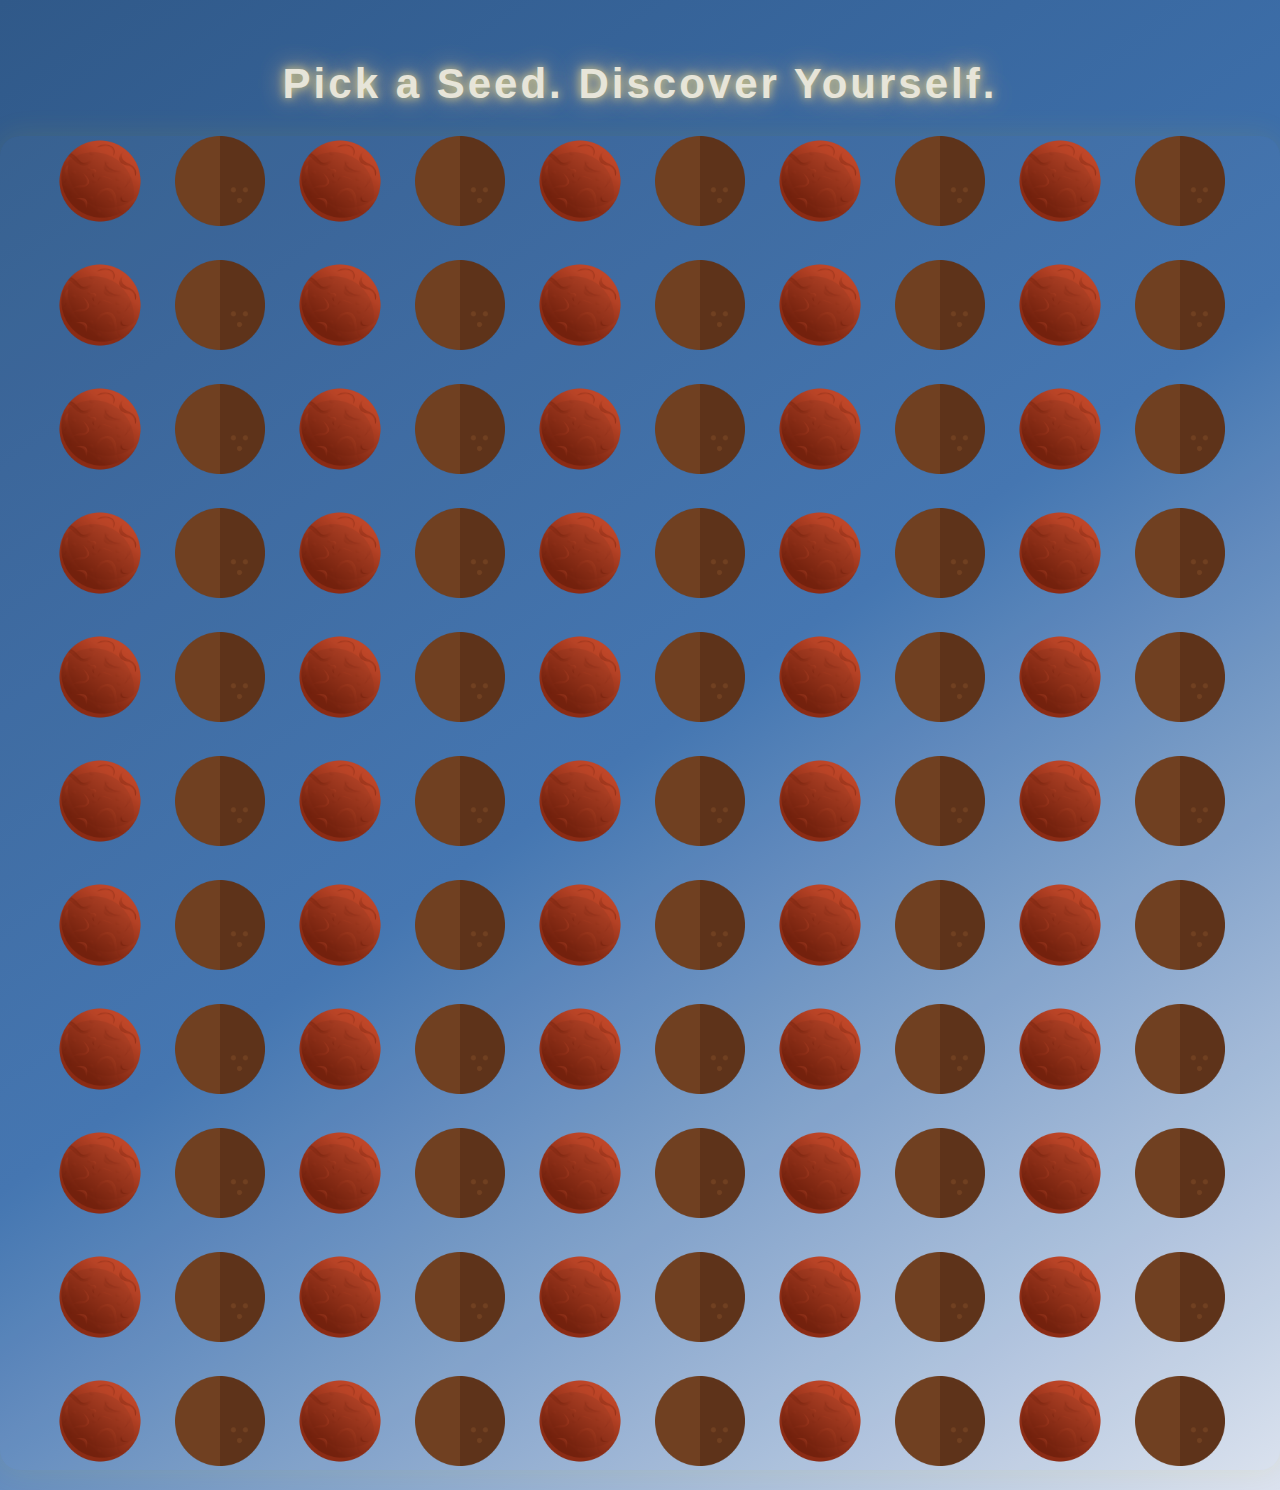
<file: index.html>
<!DOCTYPE html>
<html lang="en">

<head>
    <meta charset="UTF-8">
    <meta name="viewport" content="width=device-width, initial-scale=1.0">
    <title>TeaTales</title>


    <link rel="stylesheet" href="style.css">

</head>

<body>
    <header>
        <h1>Pick a Seed. Discover Yourself.</h1>
    </header>



    <div class="seeds_part">

        <label class="seed2">
            <input type="checkbox" hidden>
            <img src="assets/seed.png" alt="seed pic" class="seed">
            <span class="mystery">“The strongest among you is the one who controls his anger.” — Prophet Muhammad
                ﷺ</span>
        </label>

        <label class="seed2">
            <input type="checkbox" hidden>
            <img src="assets/dark_seed.png" alt="dark color seed" class="dark_seed">
            <span class="mystery">"Your parents also have the right to make mistakes, so don’t blame them when they do.
                It’s their first time being parents, so why do you always expect them to be perfect? They’re human
                too."</span>
        </label>

        <label class="seed2">
            <input type="checkbox" hidden>
            <img src="assets/seed.png" alt="seed pic" class="seed">
            <span class="mystery">“Allah is nearer to you than your jugular vein.” — Qur’an 50:16</span>
        </label>

        <label class="seed2">
            <input type="checkbox" hidden>
            <img src="assets/dark_seed.png" alt="dark color seed" class="dark_seed">
            <span class="mystery">"You just need a hug."</span>
        </label>

        <label class="seed2">
            <input type="checkbox" hidden>
            <img src="assets/seed.png" alt="seed pic" class="seed">
            <span class="mystery">"You just need to talk to someone. If you have someone, go and talk with them; if not,
                just email here."</span>
        </label>



        <label class="seed2">
            <input type="checkbox" hidden>
            <img src="assets/dark_seed.png" alt="seed pic" class="seed">
            <span class="mystery"> 404 NOT FOUND</span>
        </label>

        <label class="seed2">
            <input type="checkbox" hidden>
            <img src="assets/seed.png" alt="dark color seed" class="dark_seed">
            <span class="mystery">"Even stars can’t shine without darkness."</span>
        </label>

        <label class="seed2">
            <input type="checkbox" hidden>
            <img src="assets/dark_seed.png" alt="seed pic" class="seed">
            <span class="mystery">"You clicked the seed of disappointment. Congrats."</span>
        </label>

        <label class="seed2">
            <input type="checkbox" hidden>
            <img src="assets/seed.png" alt="dark color seed" class="dark_seed">
            <span class="mystery">"There’s no message because you have to figure this out on your own."</span>
        </label>

        <label class="seed2">
            <input type="checkbox" hidden>
            <img src="assets/dark_seed.png" alt="seed pic" class="seed">
            <span class="mystery">"If you have 'why', then you can do anything."</span>
        </label>

        <label class="seed2">
            <input type="checkbox" hidden>
            <img src="assets/seed.png" alt="dark color seed" class="dark_seed">
            <span class="mystery">“Some souls are born tired but still choose kindness.”</span>
        </label>

        <label class="seed2">
            <input type="checkbox" hidden>
            <img src="assets/dark_seed.png" alt="seed pic" class="seed">
            <span class="mystery">“Forgive. Allah loves those who forgive.” — Qur’an 3:134</span>
        </label>


        <label class="seed2">
            <input type="checkbox" hidden>
            <img src="assets/seed.png" alt="seed pic" class="seed">
            <span class="mystery"><b>404 NOT FOUND</b></span>
        </label>



        <label class="seed2">
            <input type="checkbox" hidden>
            <img src="assets/dark_seed.png" alt="dark color seed" class="dark_seed">
            <span class="mystery">"Never show hatred."</span>
        </label>

        <label class="seed2">
            <input type="checkbox" hidden>
            <img src="assets/seed.png" alt="seed pic" class="seed">
            <span class="mystery">"If you don’t believe an elephant can fly, how can you believe in love?"</span>
        </label>

        <label class="seed2">
            <input type="checkbox" hidden>
            <img src="assets/dark_seed.png" alt="dark color seed" class="dark_seed">
            <span class="mystery">“So which of the favors of your Lord will you deny?” — Surah Ar-Rahman</span>
        </label>

        <label class="seed2">
            <input type="checkbox" hidden>
            <img src="assets/seed.png" alt="seed pic" class="seed">
            <span class="mystery">“Even dust has a purpose — it dances in the light.”</span>
        </label>

        <label class="seed2">
            <input type="checkbox" hidden>
            <img src="assets/dark_seed.png" alt="dark color seed" class="dark_seed">
            <span class="mystery">"The worst thing about life is that it’s always in survival mode."</span>
        </label>
        <label class="seed2">
            <input type="checkbox" hidden>
            <img src="assets/seed.png" alt="dark color seed" class="dark_seed">
            <span class="mystery">404 NOT FOUND</span>
        </label>




        <label class="seed2">
            <input type="checkbox" hidden>
            <img src="assets/dark_seed.png" alt="seed pic" class="seed">
            <span class="mystery">"You’ve wasted too much time. Now it’s time to work hard."</span>
        </label>

        <label class="seed2">
            <input type="checkbox" hidden>
            <img src="assets/seed.png" alt="dark color seed" class="dark_seed">
            <span class="mystery">"Just dw (don’t worry). Everything will be fine."</span>
        </label>

        <label class="seed2">
            <input type="checkbox" hidden>
            <img src="assets/dark_seed.png" alt="seed pic" class="seed">
            <span class="mystery">“The moon doesn’t rush to be full.”</span>
        </label>

        <label class="seed2">
            <input type="checkbox" hidden>
            <img src="assets/seed.png" alt="dark color seed" class="dark_seed">
            <span class="mystery">404 NOT FOUND</span>
        </label>

        <label class="seed2">
            <input type="checkbox" hidden>
            <img src="assets/dark_seed.png" alt="seed pic" class="seed">
            <span class="mystery">"Memes."</span>
        </label>

        <label class="seed2">
            <input type="checkbox" hidden>
            <img src="assets/seed.png" alt="dark color seed" class="dark_seed">
            <span class="mystery">“And He found you lost, and guided you.” — Qur’an 93:7</span>
        </label>

        <label class="seed2">
            <input type="checkbox" hidden>
            <img src="assets/dark_seed.png" alt="seed pic" class="seed">
            <span class="mystery">“What’s meant for you will never miss you.” — Hadith-inspired saying</span>
        </label>


        <label class="seed2">
            <input type="checkbox" hidden>
            <img src="assets/seed.png" alt="seed pic" class="seed">
            <span class="mystery">404 NOT FOUND</span>
        </label>



        <label class="seed2">
            <input type="checkbox" hidden>
            <img src="assets/dark_seed.png" alt="dark color seed" class="dark_seed">
            <span class="mystery">"Someone needs you. Just think about them."</span>
        </label>

        <label class="seed2">
            <input type="checkbox" hidden>
            <img src="assets/seed.png" alt="seed pic" class="seed">
            <span class="mystery">"You just need to ship me a chocolate and everything will be fine (jk)."</span>
        </label>

        <label class="seed2">
            <input type="checkbox" hidden>
            <img src="assets/dark_seed.png" alt="dark color seed" class="dark_seed">
            <span class="mystery">"You just need to be funny; don’t try to be too serious."</span>
        </label>


        <label class="seed2">
            <input type="checkbox" hidden>
            <img src="assets/seed.png" alt="dark color seed" class="dark_seed">
            <span class="mystery">404 NOT FOUND</span>
        </label>



        <label class="seed2">
            <input type="checkbox" hidden>
            <img src="assets/dark_seed.png" alt="seed pic" class="seed">
            <span class="mystery">“Indeed, with hardship comes ease.” — Surah Ash-Sharh</span>
        </label>

        <label class="seed2">
            <input type="checkbox" hidden>
            <img src="assets/seed.png" alt="dark color seed" class="dark_seed">
            <span class="mystery">404 NOT FOUND</span>
        </label>

        <label class="seed2">
            <input type="checkbox" hidden>
            <img src="assets/dark_seed.png" alt="seed pic" class="seed">
            <span class="mystery">"It’s not a big deal; everyone has traumas."</span>
        </label>

        <label class="seed2">
            <input type="checkbox" hidden>
            <img src="assets/seed.png" alt="dark color seed" class="dark_seed">
            <span class="mystery">404 NOT FOUND</span>
        </label>

        <label class="seed2">
            <input type="checkbox" hidden>
            <img src="assets/dark_seed.png" alt="seed pic" class="seed">
            <span class="mystery">“He who has a why can bear almost any how.” — Nietzsche</span>
        </label>

        <label class="seed2">
            <input type="checkbox" hidden>
            <img src="assets/seed.png" alt="dark color seed" class="dark_seed">
            <span class="mystery">"It’s always better to rely on the Creator rather than His creations."</span>
        </label>

        <label class="seed2">
            <input type="checkbox" hidden>
            <img src="assets/dark_seed.png" alt="seed pic" class="seed">
            <span class="mystery">"Not every girl/boy is meant to be your gf/bf. Friendship exists, bro."</span>
        </label>


        <label class="seed2">
            <input type="checkbox" hidden>
            <img src="assets/seed.png" alt="seed pic" class="seed">
            <span class="mystery">404 NOT FOUND</span>
        </label>



        <label class="seed2">
            <input type="checkbox" hidden>
            <img src="assets/dark_seed.png" alt="dark color seed" class="dark_seed">
            <span class="mystery">"Just go and pray."</span>
        </label>

        <label class="seed2">
            <input type="checkbox" hidden>
            <img src="assets/seed.png" alt="seed pic" class="seed">
            <span class="mystery">"Just say whatever and move on."</span>
        </label>

        <label class="seed2">
            <input type="checkbox" hidden>
            <img src="assets/dark_seed.png" alt="dark color seed" class="dark_seed">
            <span class="mystery">"Smile."</span>
        </label>

        <label class="seed2">
            <input type="checkbox" hidden>
            <img src="assets/seed.png" alt="seed pic" class="seed">
            <span class="mystery">"Every person has good and bad in them."</span>
        </label>

        <label class="seed2">
            <input type="checkbox" hidden>
            <img src="assets/dark_seed.png" alt="dark color seed" class="dark_seed">
            <span class="mystery">404 NOT FOUND</span>
        </label>

        <label class="seed2">
            <input type="checkbox" hidden>
            <img src="assets/seed.png" alt="seed pic" class="seed">
            <span class="mystery">"If he is a man, it doesn’t mean he doesn’t have emotions. He also needs someone to
                listen to him. So if you know a single man (a father, brother, or friend), just ask him about his
                worries."</span>
        </label>

        <label class="seed2">
            <input type="checkbox" hidden>
            <img src="assets/dark_seed.png" alt="dark color seed" class="dark_seed">
            <span class="mystery">"We just see others’ sins and forget our own."</span>
        </label>

        <label class="seed2">
            <input type="checkbox" hidden>
            <img src="assets/seed.png" alt="seed pic" class="seed">
            <span class="mystery"><b>RELAX</b> — what’s meant to be yours is already yours.</span>
        </label>

        <label class="seed2">
            <input type="checkbox" hidden>
            <img src="assets/dark_seed.png" alt="dark color seed" class="dark_seed">
            <span class="mystery">404 NOT FOUND</span>
        </label>
        <label class="seed2">
            <input type="checkbox" hidden>
            <img src="assets/seed.png" alt="dark color seed" class="dark_seed">
            <span class="mystery">404 NOT FOUND</span>
        </label>

        <label class="seed2">
            <input type="checkbox" hidden>
            <img src="assets/dark_seed.png" alt="seed pic" class="seed">
            <span class="mystery">"Just a little more sabr (patience) for a little more happiness."</span>
        </label>

        <label class="seed2">
            <input type="checkbox" hidden>
            <img src="assets/seed.png" alt="dark color seed" class="dark_seed">
            <span class="mystery">"When two friends meet, they change the world. Go and hug your friend no matter
                what."</span>
        </label>

        <label class="seed2">
            <input type="checkbox" hidden>
            <img src="assets/dark_seed.png" alt="seed pic" class="seed">
            <span class="mystery">“Allah closed a door so you’d stop knocking on pain.”</span>
        </label>

        <label class="seed2">
            <input type="checkbox" hidden>
            <img src="assets/seed.png" alt="dark color seed" class="dark_seed">
            <span class="mystery">404 NOT FOUND</span>
        </label>

        <label class="seed2">
            <input type="checkbox" hidden>
            <img src="assets/dark_seed.png" alt="seed pic" class="seed">
            <span class="mystery">"Take a deep breath."</span>
        </label>

        <label class="seed2">
            <input type="checkbox" hidden>
            <img src="assets/seed.png" alt="dark color seed" class="dark_seed">
            <span class="mystery">"Just be thankful for what He gave you."</span>
        </label>

        <label class="seed2">
            <input type="checkbox" hidden>
            <img src="assets/dark_seed.png" alt="seed pic" class="seed">
            <span class="mystery">"Ending life is not the solution. Just go and try to talk to someone. If there’s no
                one, talk to yourself. If you can’t listen to yourself, just email here:"</span>
        </label>

        <label class="seed2">
            <input type="checkbox" hidden>
            <img src="assets/seed.png" alt="dark color seed" class="dark_seed">
            <span class="mystery">"Love your parents no matter how cruel they are."</span>
        </label>
        <label class="seed2">
            <input type="checkbox" hidden>
            <img src="assets/dark_seed.png" alt="dark color seed" class="dark_seed">
            <span class="mystery">404 NOT FOUND</span>
        </label>

        <label class="seed2">
            <input type="checkbox" hidden>
            <img src="assets/seed.png" alt="seed pic" class="seed">
            <span class="mystery">"Be happy."</span>
        </label>

        <label class="seed2">
            <input type="checkbox" hidden>
            <img src="assets/dark_seed.png" alt="dark color seed" class="dark_seed">
            <span class="mystery">"Be like a flower that gives its fragrance even to the hand that crushed it."</span>
        </label>

        <label class="seed2">
            <input type="checkbox" hidden>
            <img src="assets/seed.png" alt="seed pic" class="seed">
            <span class="mystery">“Some storms come to clear your path.”</span>
        </label>

        <label class="seed2">
            <input type="checkbox" hidden>
            <img src="assets/dark_seed.png" alt="dark color seed" class="dark_seed">
            <span class="mystery">"The mercy of Allah is near the doors of good."</span>
        </label>

        <label class="seed2">
            <input type="checkbox" hidden>
            <img src="assets/seed.png" alt="seed pic" class="seed">
            <span class="mystery">"Everyone comes and goes."</span>
        </label>
        <label class="seed2">
            <input type="checkbox" hidden>
            <img src="assets/dark_seed.png" alt="dark color seed" class="dark_seed">
            <span class="mystery">“You say you’ve changed, but your habits haven’t.”</span>
        </label>

        <label class="seed2">
            <input type="checkbox" hidden>
            <img src="assets/seed.png" alt="seed pic" class="seed">
            <span class="mystery">404 NOT FOUND</span>
        </label>
        <label class="seed2">
            <input type="checkbox" hidden>
            <img src="assets/dark_seed.png" alt="dark color seed" class="dark_seed">
            <span class="mystery">“You call it fate, but it was your choice.”</span>
        </label>

        <label class="seed2">
            <input type="checkbox" hidden>
            <img src="assets/seed.png" alt="seed pic" class="seed">
            <span class="mystery">“Some endings are really just quiet beginnings.”</span>
        </label>
        <label class="seed2">
            <input type="checkbox" hidden>
            <img src="assets/dark_seed.png" alt="dark color seed" class="dark_seed">
            <span class="mystery">“You’ve survived everything you thought you couldn’t.”</span>
        </label>

        <label class="seed2">
            <input type="checkbox" hidden>
            <img src="assets/seed.png" alt="seed pic" class="seed">
            <span class="mystery">“You miss people who never checked on you.”</span>
        </label>
        <label class="seed2">
            <input type="checkbox" hidden>
            <img src="assets/dark_seed.png" alt="dark color seed" class="dark_seed">
            <span class="mystery">“You wanted attention, not love—be honest.”</span>
        </label>

        <label class="seed2">
            <input type="checkbox" hidden>
            <img src="assets/seed.png" alt="seed pic" class="seed">
            <span class="mystery blank">404 NOT FOUND</span>
        </label>
        <label class="seed2">
            <input type="checkbox" hidden>
            <img src="assets/dark_seed.png" alt="dark color seed" class="dark_seed">
            <span class="mystery  blank">404 NOT FOUND</span>
        </label>


        <label class="seed2">
            <input type="checkbox" hidden>
            <img src="assets/seed.png" alt="seed pic" class="seed">
            <span class="mystery">“You hate being ignored, but you ignore yourself daily.”</span>
        </label>
        <label class="seed2">
            <input type="checkbox" hidden>
            <img src="assets/dark_seed.png" alt="dark color seed" class="dark_seed">
            <span class="mystery">“You keep replaying a chapter that’s already over.”</span>
        </label>

        <label class="seed2">
            <input type="checkbox" hidden>
            <img src="assets/seed.png" alt="seed pic" class="seed">
            <span class="mystery">“You don’t hate yourself, you hate your habits.”</span>
        </label>
        <label class="seed2">
            <input type="checkbox" hidden>
            <img src="assets/dark_seed.png" alt="dark color seed" class="dark_seed">
            <span class="mystery">“First, you need to understand yourself before trying to explain it to others. So why
                complain that people don’t understand you? Have you understood yourself?”</span>
        </label>

        <label class="seed2">
            <input type="checkbox" hidden>
            <img src="assets/seed.png" alt="seed pic" class="seed">
            <span class="mystery">“You fear judgment, but you judge yourself harder.”</span>
        </label>
        <label class="seed2">
            <input type="checkbox" hidden>
            <img src="assets/dark_seed.png" alt="dark color seed" class="dark_seed">
            <span class="mystery">“You say you’re busy, but you just scrolled for 3 hours.”</span>
        </label>

        <label class="seed2">
            <input type="checkbox" hidden>
            <img src="assets/seed.png" alt="seed pic" class="seed">
            <span class="mystery">“You say you’re productive, but the cat got all your focus.”</span>
        </label>
        <label class="seed2">
            <input type="checkbox" hidden>
            <img src="assets/dark_seed.png" alt="dark color seed" class="dark_seed">
            <span class="mystery">“You want comfort, but you refuse to leave your comfort zone.”</span>
        </label>

        <label class="seed2">
            <input type="checkbox" hidden>
            <img src="assets/seed.png" alt="seed pic" class="seed">
            <span class="mystery">“It’s okay to say no—even to yourself sometimes.”</span>
        </label>
        <label class="seed2">
            <input type="checkbox" hidden>
            <img src="assets/dark_seed.png" alt="dark color seed" class="dark_seed">
            <span class="mystery">“You hold grudges, but forget your own mistakes.”</span>
        </label>

        <label class="seed2">
            <input type="checkbox" hidden>
            <img src="assets/seed.png" alt="seed pic" class="seed">
            <span class="mystery">“You check up on others but avoid checking in with you.”</span>
        </label>
        <label class="seed2">
            <input type="checkbox" hidden>
            <img src="assets/dark_seed.png" alt="dark color seed" class="dark_seed">
            <span class="mystery">“You worry about the future, but forget you’re late for today.”</span>
        </label>

        <label class="seed2">
            <input type="checkbox" hidden>
            <img src="assets/seed.png" alt="seed pic" class="seed">
            <span class="mystery">“You want adventure, but can’t leave your room.”</span>
        </label>
        <label class="seed2">
            <input type="checkbox" hidden>
            <img src="assets/dark_seed.png" alt="dark color seed" class="dark_seed">
            <span class="mystery">“You make a plan, but your laziness makes a better one.”</span>
        </label>

        <label class="seed2">
            <input type="checkbox" hidden>
            <img src="assets/seed.png" alt="seed pic" class="seed">
            <span class="mystery">“You blame circumstances, but created them.”</span>
        </label>
        <label class="seed2">
            <input type="checkbox" hidden>
            <img src="assets/dark_seed.png" alt="dark color seed" class="dark_seed">
            <span class="mystery  blank">404 NOT FOUND</span>
        </label>

        <label class="seed2">
            <input type="checkbox" hidden>
            <img src="assets/seed.png" alt="seed pic" class="seed">
            <span class="mystery  blank">404 NOT FOUND</span>
        </label>
        <label class="seed2">
            <input type="checkbox" hidden>
            <img src="assets/dark_seed.png" alt="dark color seed" class="dark_seed">
            <span class="mystery  blank">404 NOT FOUND</span>
        </label>




        <label class="seed2">
            <input type="checkbox" hidden>
            <img src="assets/seed.png" alt="seed pic" class="seed">
            <span class="mystery">“You avoid hard work, then call life unfair.”</span>
        </label>
        <label class="seed2">
            <input type="checkbox" hidden>
            <img src="assets/dark_seed.png" alt="dark color seed" class="dark_seed">
            <span class="mystery">“You hate being judged, but judge yourself constantly.”</span>
        </label>

        <label class="seed2">
            <input type="checkbox" hidden>
            <img src="assets/seed.png" alt="seed pic" class="seed">
            <span class="mystery">“You overthink others, but ignore yourself.”</span>
        </label>
        <label class="seed2">
            <input type="checkbox" hidden>
            <img src="assets/dark_seed.png" alt="dark color seed" class="dark_seed">
            <span class="mystery">“You want to be understood, but never explain.”</span>
        </label>

        <label class="seed2">
            <input type="checkbox" hidden>
            <img src="assets/seed.png" alt="seed pic" class="seed">
            <span class="mystery">“You can’t pour from an empty cup.”</span>
        </label>
        <label class="seed2">
            <input type="checkbox" hidden>
            <img src="assets/dark_seed.png" alt="dark color seed" class="dark_seed">
            <span class="mystery">“Sometimes stepping back is the biggest step forward.”</span>
        </label>

        <label class="seed2">
            <input type="checkbox" hidden>
            <img src="assets/seed.png" alt="seed pic" class="seed">
            <span class="mystery">“You want validation, but forget your own worth.”</span>
        </label>
        <label class="seed2">
            <input type="checkbox" hidden>
            <img src="assets/dark_seed.png" alt="dark color seed" class="dark_seed">
            <span class="mystery">“You procrastinate, then panic, then procrastinate again.”</span>
        </label>

        <label class="seed2">
            <input type="checkbox" hidden>
            <img src="assets/seed.png" alt="seed pic" class="seed">
            <span class="mystery">“You fear failure, but staying still is failing too.”</span>
        </label>
        <label class="seed2">
            <input type="checkbox" hidden>
            <img src="assets/dark_seed.png" alt="dark color seed" class="dark_seed">
            <span class="mystery">“You blame others, but the mistake was yours too.”</span>
        </label>

        <label class="seed2">
            <input type="checkbox" hidden>
            <img src="assets/seed.png" alt="seed pic" class="seed">
            <span class="mystery">“You complain about people, but you are the same.”</span>
        </label>
        <label class="seed2">
            <input type="checkbox" hidden>
            <img src="assets/dark_seed.png" alt="dark color seed" class="dark_seed">
            <span class="mystery">“Brain invented a scenario where everyone hates me… again.”</span>
        </label>

        <label class="seed2">
            <input type="checkbox" hidden>
            <img src="assets/seed.png" alt="seed pic" class="seed">
            <span class="mystery">“Overanalyzing a ‘k’ text like it’s a legal document.”</span>
        </label>
        <label class="seed2">
            <input type="checkbox" hidden>
            <img src="assets/dark_seed.png" alt="dark color seed" class="dark_seed">
            <span class="mystery">“You ghost people, then complain about loneliness.”</span>
        </label>

        <label class="seed2">
            <input type="checkbox" hidden>
            <img src="assets/seed.png" alt="seed pic" class="seed">
            <span class="mystery">“You overthink what never mattered in the first place.”</span>
        </label>
        <label class="seed2">
            <input type="checkbox" hidden>
            <img src="assets/dark_seed.png" alt="dark color seed" class="dark_seed">
            <span class="mystery">“You say you’re depressed, but maybe you’re just disconnected.”</span>
        </label>

        <label class="seed2">
            <input type="checkbox" hidden>
            <img src="assets/seed.png" alt="seed pic" class="seed">
            <span class="mystery">“You replay arguments you never actually had.”</span>
        </label>
        <label class="seed2">
            <input type="checkbox" hidden>
            <img src="assets/dark_seed.png" alt="dark color seed" class="dark_seed">
            <span class="mystery">“You chase the same act and expect a new ending.”</span>
        </label>

        <label class="seed2">
            <input type="checkbox" hidden>
            <img src="assets/seed.png" alt="seed pic" class="seed">
            <span class="mystery">“You act bothered, but you’re not.”</span>
        </label>
        <label class="seed2">
            <input type="checkbox" hidden>
            <img src="assets/dark_seed.png" alt="dark color seed" class="dark_seed">
            <span class="mystery">“You worry about being judged, but judge everyone else.”</span>
        </label>

      
    </div>


</body>

</html>

<!-- Designed by Farhan Ahmed, do not copy -->
</file>
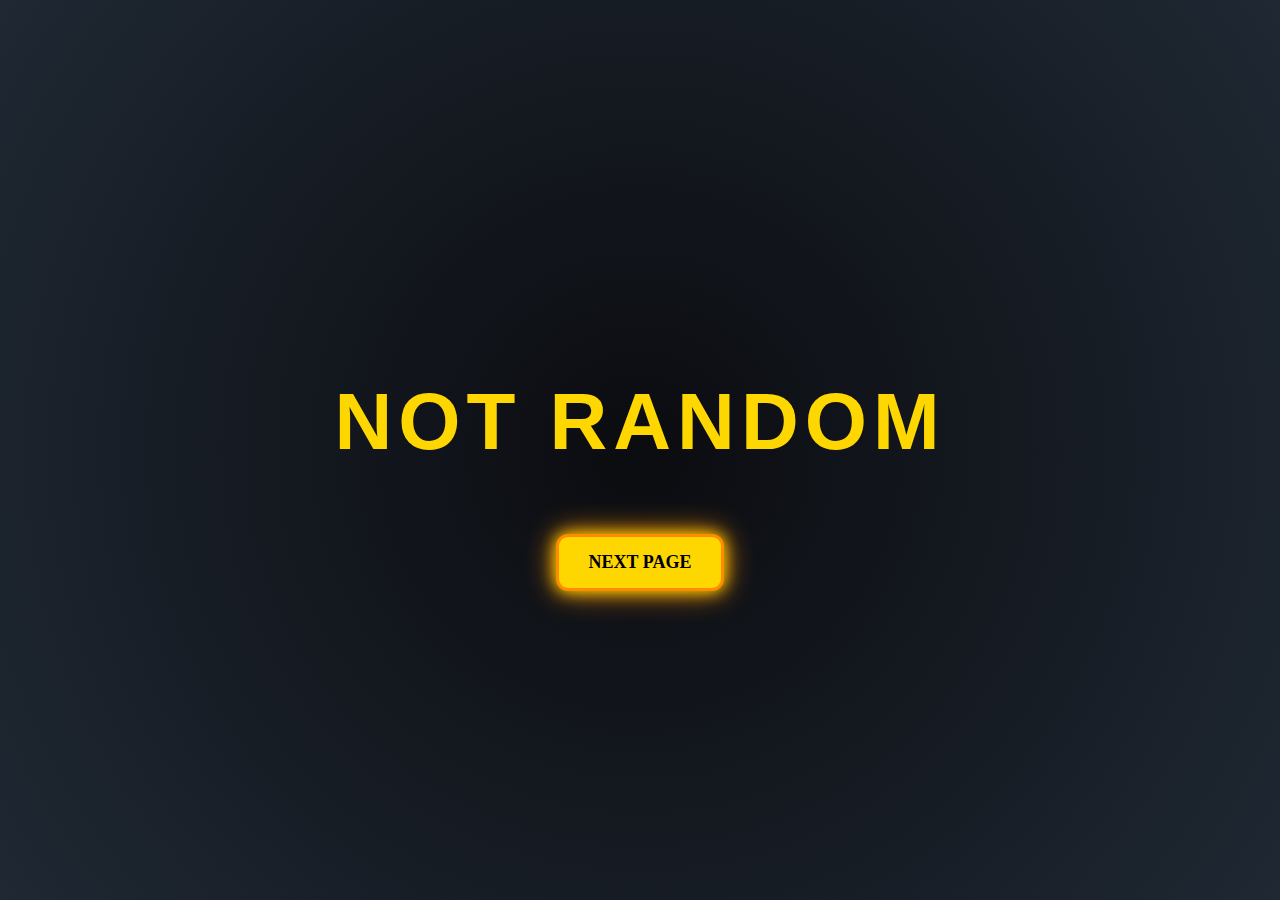
<file: coverpage.html>
<!DOCTYPE html>
<html lang="en">
<head>
  <meta charset="UTF-8">
  <meta name="viewport" content="width=device-width, initial-scale=1.0">
  <title>RANDOM</title>

  <link href="https://fonts.googleapis.com/css2?family=Orbitron:wght@700&display=swap" rel="stylesheet">


  <style>

body {
    margin: 0;
    padding: 0;
    height: 100vh;
    background: radial-gradient(circle at center, #0b0c10, #1f2833); 
    display: flex;
    justify-content: center;
    align-items: center;
    overflow: hidden;
}


.parent {
    display: flex;
    flex-direction: column;
    justify-content: center;
    align-items: center;
    text-align: center;
}


    
    .guide {
     
       padding: 15px 30px;
    color: #000;
    background: #FFD700;
    border: 3px solid #ff8c00;
    border-radius: 12px;
    font-weight: bold;
    text-decoration: none;
    text-transform: uppercase;
    font-size: 18px;
    box-shadow: 0 0 15px #FFD700, 0 0 30px #ff8c00;
    }


.name {
    font-family: 'Orbitron', sans-serif;
        font-family: 'Poppins', Arial, sans-serif;

    font-size: 80px;
    color: #FFD700;
    letter-spacing: 6px;
    text-transform: uppercase;
    animation: flicker 2s infinite;
}


@keyframes flicker {
    0%, 19%, 21%, 23%, 25%, 54%, 56%, 100% {
        opacity: 1;
        text-shadow: 0 0 10px #FFD700, 0 0 20px #FFD700, 0 0 30px #FFD700;
    }
    20%, 24%, 55% {
        opacity: 0.6;
        text-shadow: none;
    }
}

.guide:hover {
    transform: scale(1.1);
    box-shadow: 0 0 30px #FFD700, 0 0 60px #ff8c00;
}



@media (max-width: 480px) {
    .name {
        font-size: 30px;
        letter-spacing: 4px;
    }

    .guide {
        padding: 10px 18px;
        border-radius: 10px;
        font-size: 10px;
    }
}



     

    
  </style>
</head>
<body>
  


   

        <div class="parent">
            <h2 class="name">Not Random</h2>
           
      <a href="guide.html" class="guide">NEXT PAGE</a>
          </div>
</body>
</html>

 <!-- Designed by Farhan Ahmed, do not copy   -->
</file>
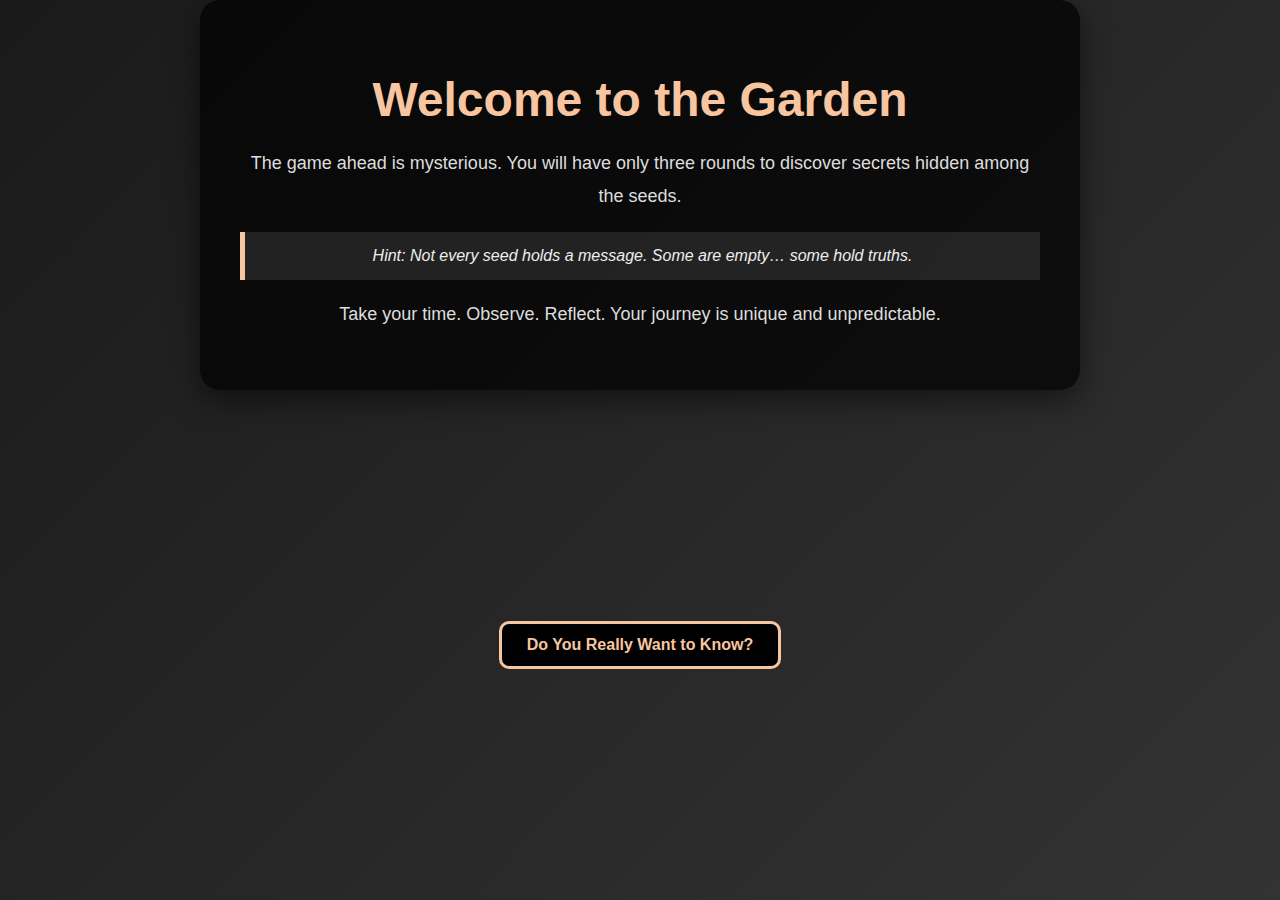
<file: guide.html>
<!DOCTYPE html>
<html lang="en">

<head>
    <meta charset="UTF-8">
    <meta name="viewport" content="width=device-width, initial-scale=1.0">
    <title>Guide</title>
</head>

<style>
    html,
    body {
        overflow: hidden;
    }

    body {
        margin: 0;
        padding: 0;
        font-family: 'Poppins', sans-serif;
        font-family: 'Poppins', Arial, sans-serif;
        background: linear-gradient(135deg, #1a1a1a, #333);
        color: #eee;
        min-height: 100vh;
        height: auto;
        display: flex;
        flex-direction: column;
        justify-content: center;
        align-items: center;
    }

    .guide_container {
        max-width: 800px;
        width: 90%;
        padding: 40px;
        background: rgba(0, 0, 0, 0.7);
        border-radius: 20px;
        box-shadow: 0 10px 30px rgba(0, 0, 0, 0.5);
        text-align: center;

    }

    .guide_container h1 {
        font-family: 'Cinzel', serif;
        font-family: 'Poppins', Arial, sans-serif;
        font-size: 48px;
        margin-bottom: 20px;
        color: #f7c59f;
    }

    .guide_container p {
        font-size: 18px;
        line-height: 1.8;
        margin-bottom: 20px;
        color: #ddd;
    }


    .parent2 {
        display: flex;
        justify-content: center;
        margin: auto;
        height: 50px;
        align-items: center;
    }



    .parent2 .game_start {
        padding: 12px 25px;
        border: 3px solid #f7c59f;
        border-radius: 10px;
        text-decoration: none;
        color: #f7c59f;
        font-weight: bold;
        transition: all 0.3s ease;
        background-color: #000;
    }

    .parent2 .game_start:hover {
        background: #eebd97;
        color: #000;
        transform: scale(1.08);
    }

    .note {
        background: rgba(255, 255, 255, 0.1);
        padding: 15px 20px;
        border-left: 5px solid #f7c59f;
        margin: 15px 0;
        font-style: italic;
    }


    @media (max-width: 480px) {
        body {

            height: 80%;
            background-attachment: fixed;
            font-size: 20px;
        }

        .guide_container {
            height: 480px;
            width: 300px;
        }

        .guide_container h1 {
            font-size: 2rem;
        }

        .guide_container p {
            font-size: 1rem;
            line-height: 1.5;
        }

        .note {
            margin-top: 30px;
            margin-bottom: 30px;
            font-size: 1rem;
            line-height: 1.4;
            padding: 8px 11px;
        }

        .parent2 {
            height: 40px;
        }

        /* .game_start {
            position: relative;
            z-index: 9999;
        } */
    }
</style>


<body>

    <div class="guide_container">
        <h1>Welcome to the Garden</h1>
        <p>The game ahead is mysterious. You will have only three rounds to discover secrets hidden among the seeds.</p>
        <div class="note">Hint: Not every seed holds a message. Some are empty… some hold truths.</div>
        <p>Take your time. Observe. Reflect. Your journey is unique and unpredictable.</p>

    </div>





    <div class="parent2">
        <a href="index.html" class="game_start">Do You Really Want to Know?</a>
    </div>


</body>

</html>


<!--  Designed by Farhan Ahmed, do not copy   -->

<!-- all guidance is here -->
</file>
<file: style.css>
body {
  /* background: linear-gradient(135deg, #0f0f0f, #1e1e1e, #2c2c2c); */
/* background: linear-gradient(120deg, #2e1a12, #4b2e23, #7b4a36); */
/* background: linear-gradient(145deg, #1b1b1b, #3c2f2f, #75553d); */
/* background: linear-gradient(160deg, #0a0a0a, #1f1f1f, #2e2e2e, #00bcd4); */
/* background: linear-gradient(135deg, #2c1810, #3b241b, #1a0d07); */
/* background: linear-gradient(135deg, #000000, #1c1b33, #311b92); */
/* background: linear-gradient(135deg, #1e130c, #3e2723, #5d4037, #a1887f); */
/* background: linear-gradient(120deg, #000000, #332019, #663826); */
/* background: linear-gradient(135deg, #0a0f24, #102a4c, #1e3a8a); */
/* background: linear-gradient(120deg, #001f3f, #0074D9, #7FDBFF); */
/* background: linear-gradient(145deg, #001219, #005f73, #0a9396, #94d2bd); */
/* background: linear-gradient(160deg, #03045e, #0077b6, #00b4d8, #90e0ef); */
/* background: linear-gradient(135deg, #000814, #001d3d, #003566, #0077b6); */
/* background: linear-gradient(120deg, #1e3c72, #2a5298); */
/* background: linear-gradient(135deg, #010326, #021859, #0a84ff); */
  background: linear-gradient(145deg, #305989, #3f72af, #dbe2ef);
  /* background: linear-gradient(135deg, #001219, #004e89, #00a6fb); */
/* background: linear-gradient(160deg, #0f2027, #203a43, #2c5364); */
/* background: linear-gradient(135deg, #0f0f0f, #2e1a12); */
/* background: radial-gradient(circle at top, #0a0a0a 0%, #000 100%); */

  text-align: center;
  margin: 0 0 20px;
  padding: 0;
  overflow-x: hidden

}

.seeds_part img {
  width: 90px;
  max-width: 100%;
  margin: auto
}

.seeds_part {
  display: flex;
  flex-wrap: wrap;
  justify-content: center;
  align-items: center;
  gap: 30px;
  background: rgba(255, 255, 255, .03);
  border-radius: 20px;
  box-shadow: 0 0 30px rgba(255, 215, 0, .1)
}

.mystery {
  display: none;
  background: rgba(0, 0, 0, .9);
  color: gold;
  padding: 8px 12px;
  border-radius: 10px;
  top: -45px;
  width: 180px;
  font-size: 15px;
  box-shadow: 0 0 10px rgba(255, 215, 0, .2)
}

.seed2 {
  position: relative;
  display: inline-block;
  cursor: pointer
}

.seed2 input:checked+img+.mystery {
  display: block;
  animation: .4s fadeIn
}

h1 {
  font-family: Poppins, Arial, sans-serif;
  font-size: 42px;
  color: #e7e5d9;
  text-shadow: 0 0 10px #e0d389, 0 0 25px #e6bb87;
  letter-spacing: 3px;
  margin-top: 60px
}

@keyframes fadeIn {
  from {
    opacity: 0;
    transform: translate(-50%, -10px)
  }

  to {
    opacity: 1;
    transform: translate(-50%, 0)
  }
}

@media (max-width:480px) {
  h1 {
    font-size: 30px;
    line-height: 36px;
    text-align: center
  }

  .mystery {
    width: 140px;
    top: -30px;
    padding: 6px;
    font-size: 14px
  }
}






 /* Designed by Farhan Ahmed, do not copy  */
</file>
